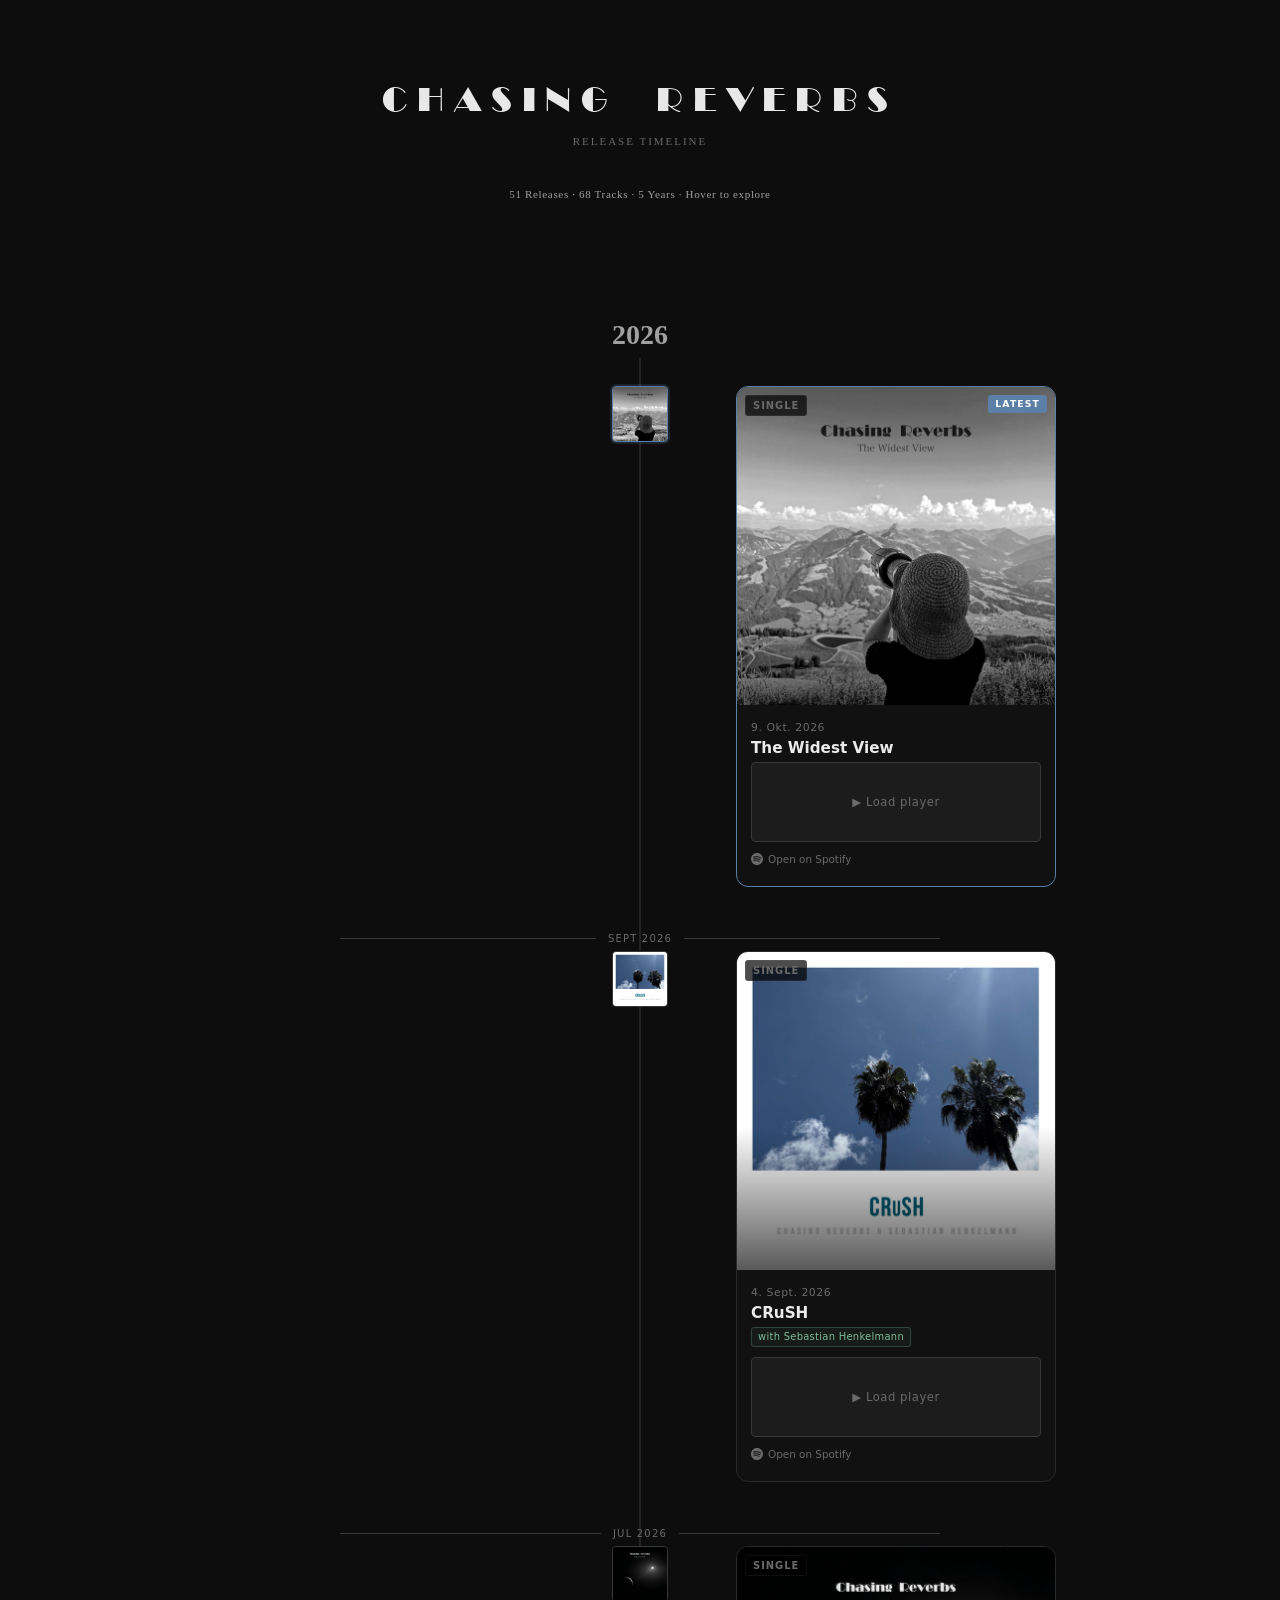
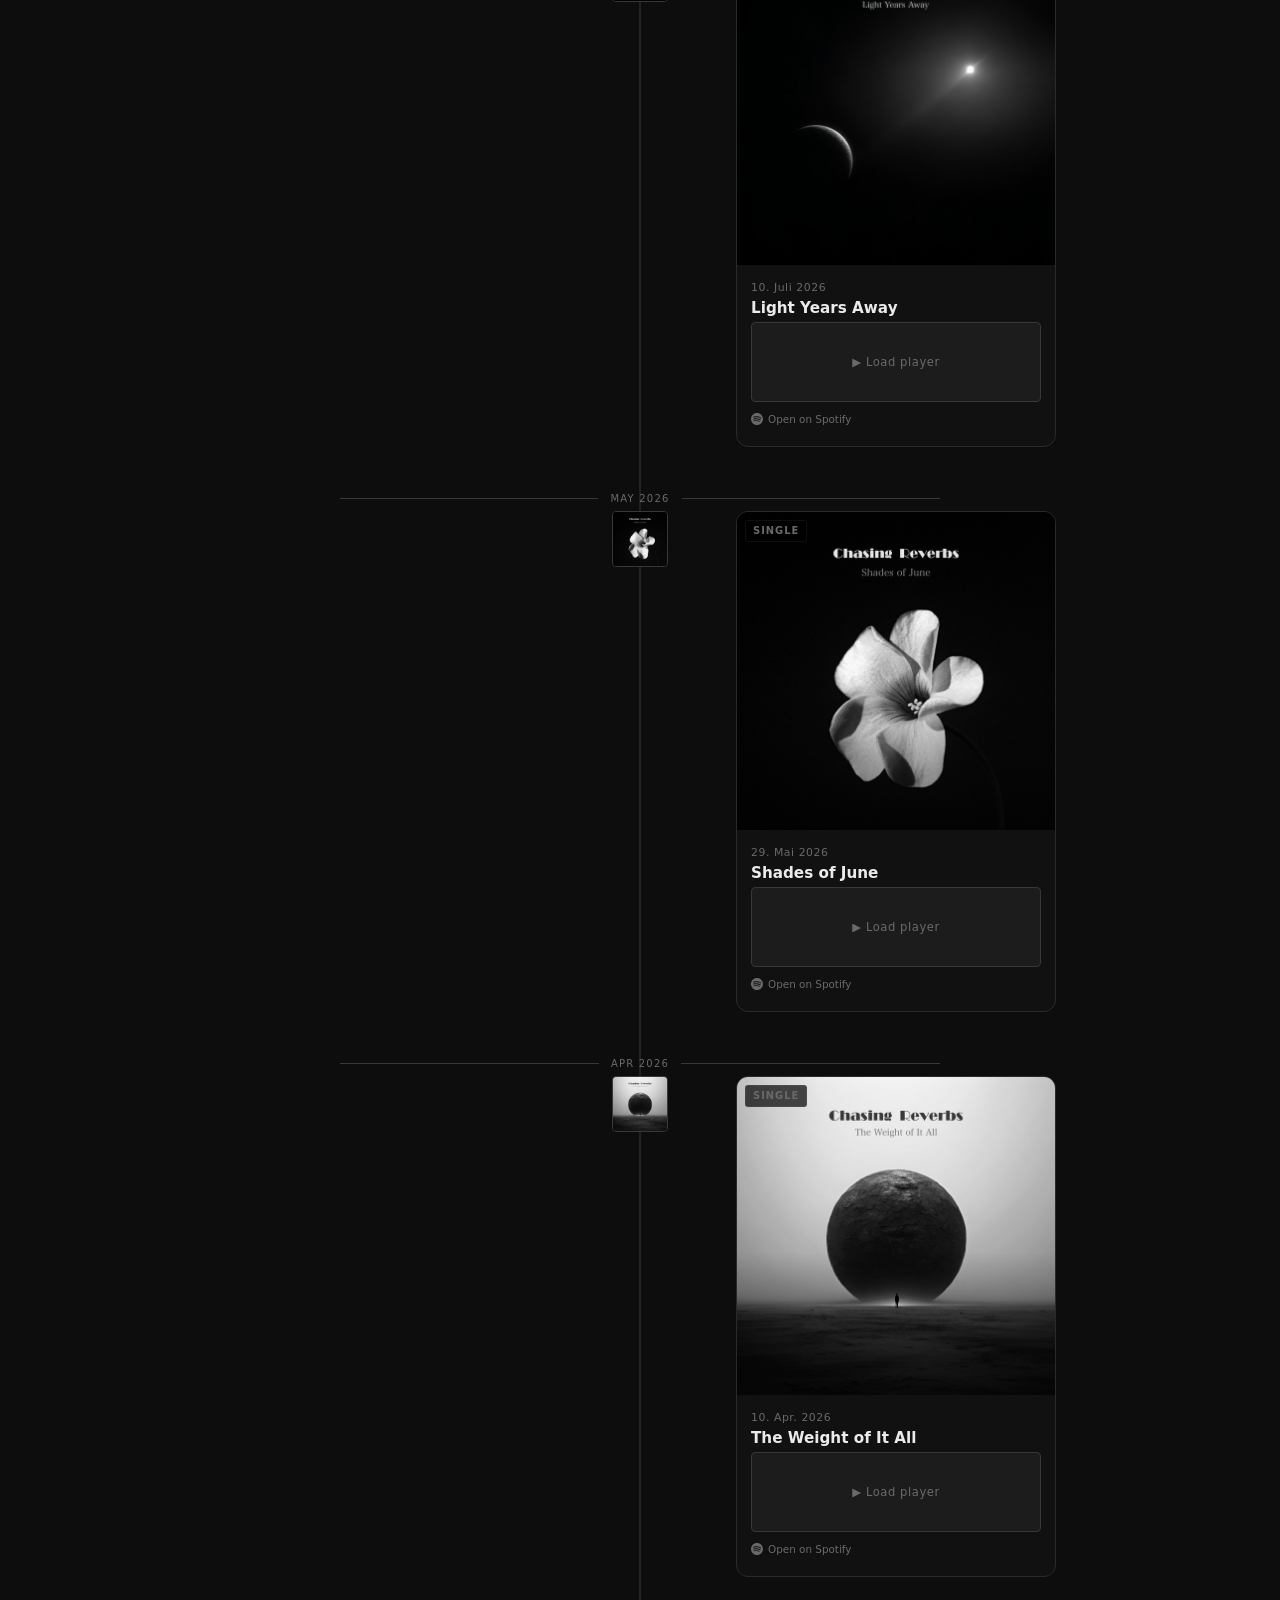
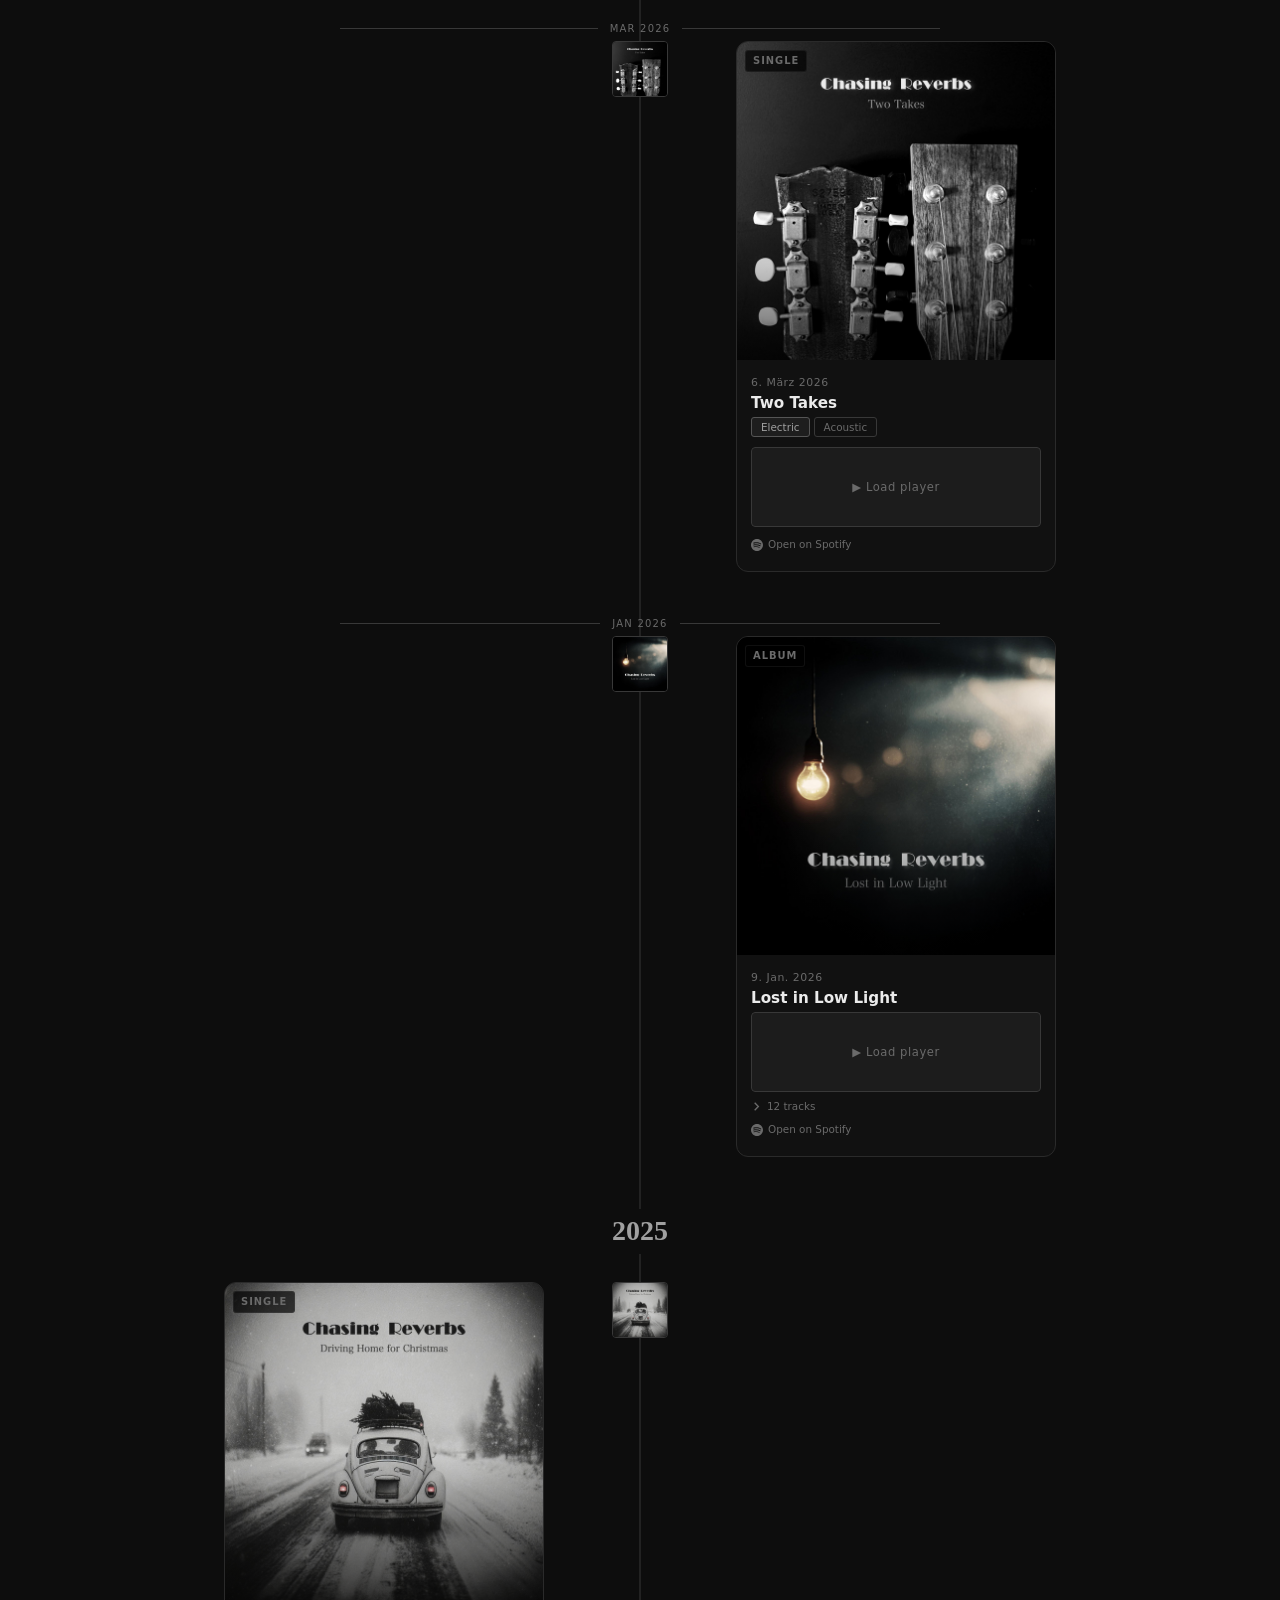
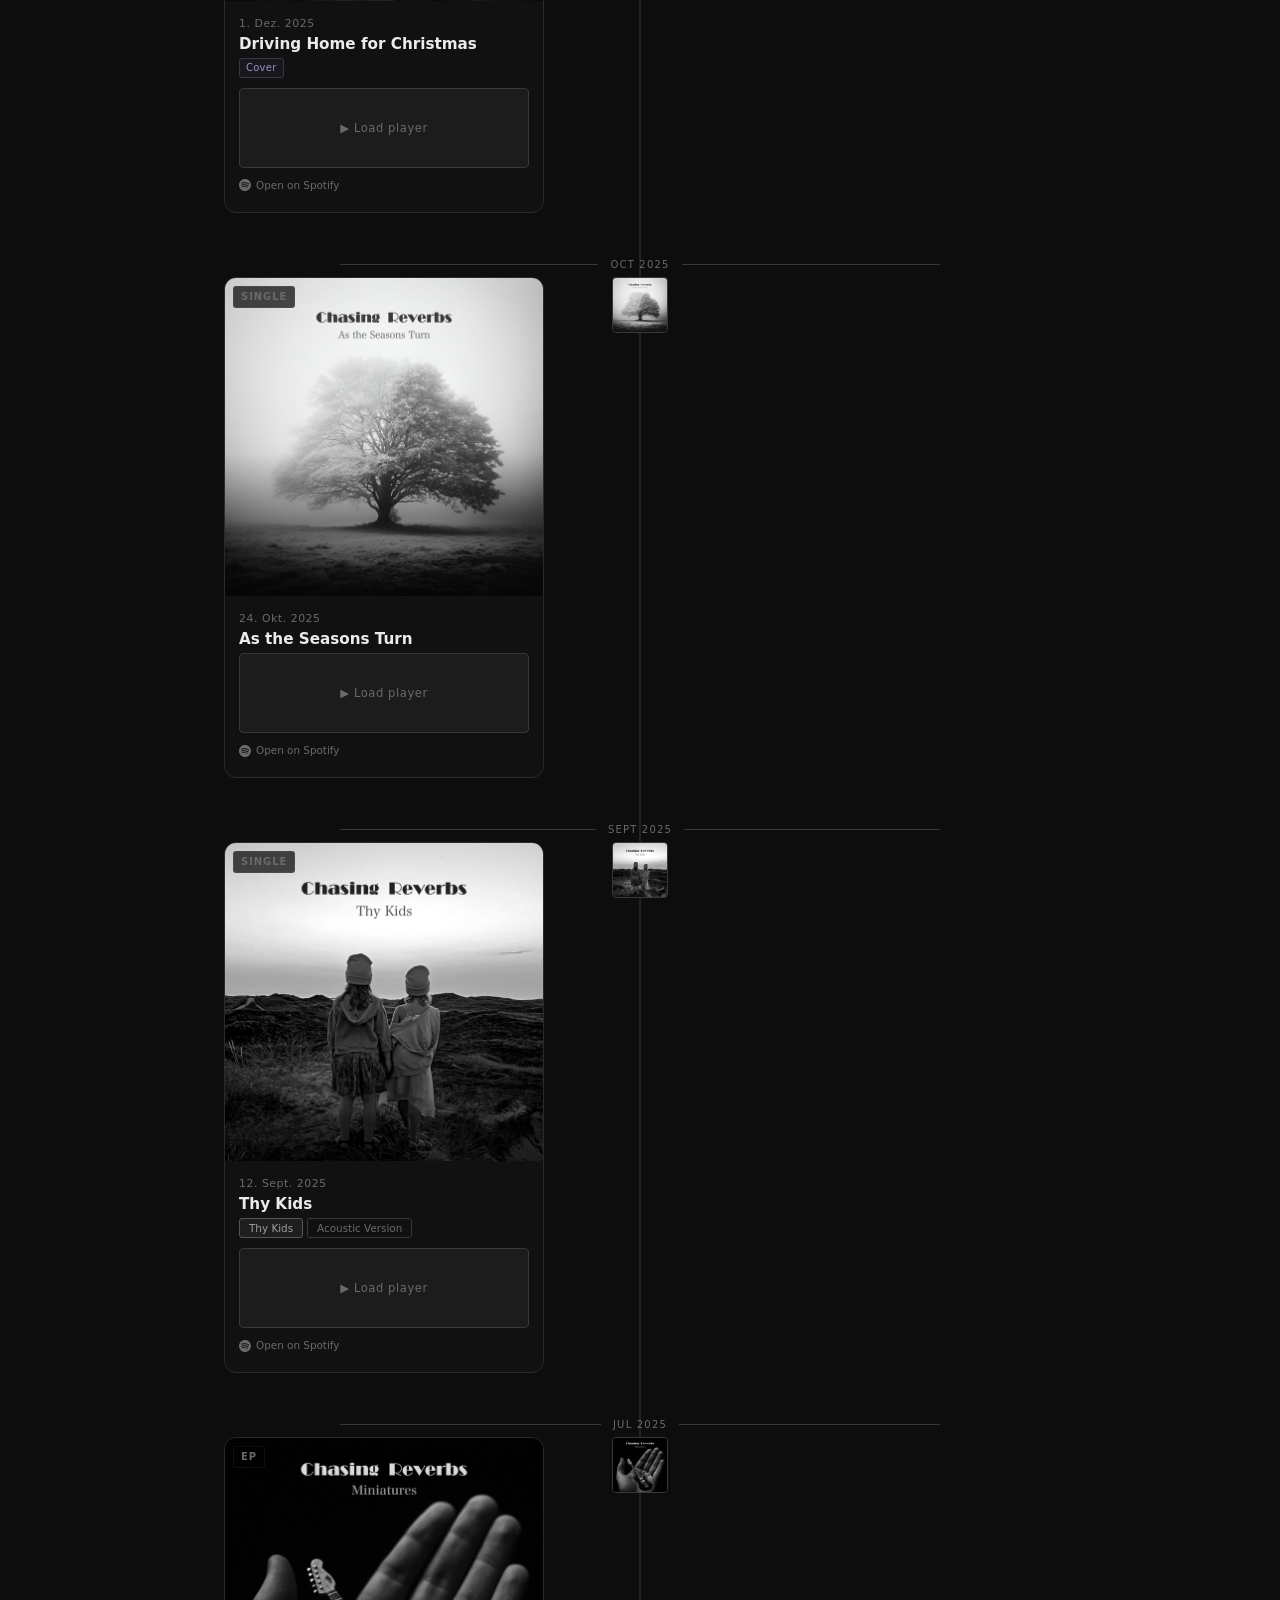
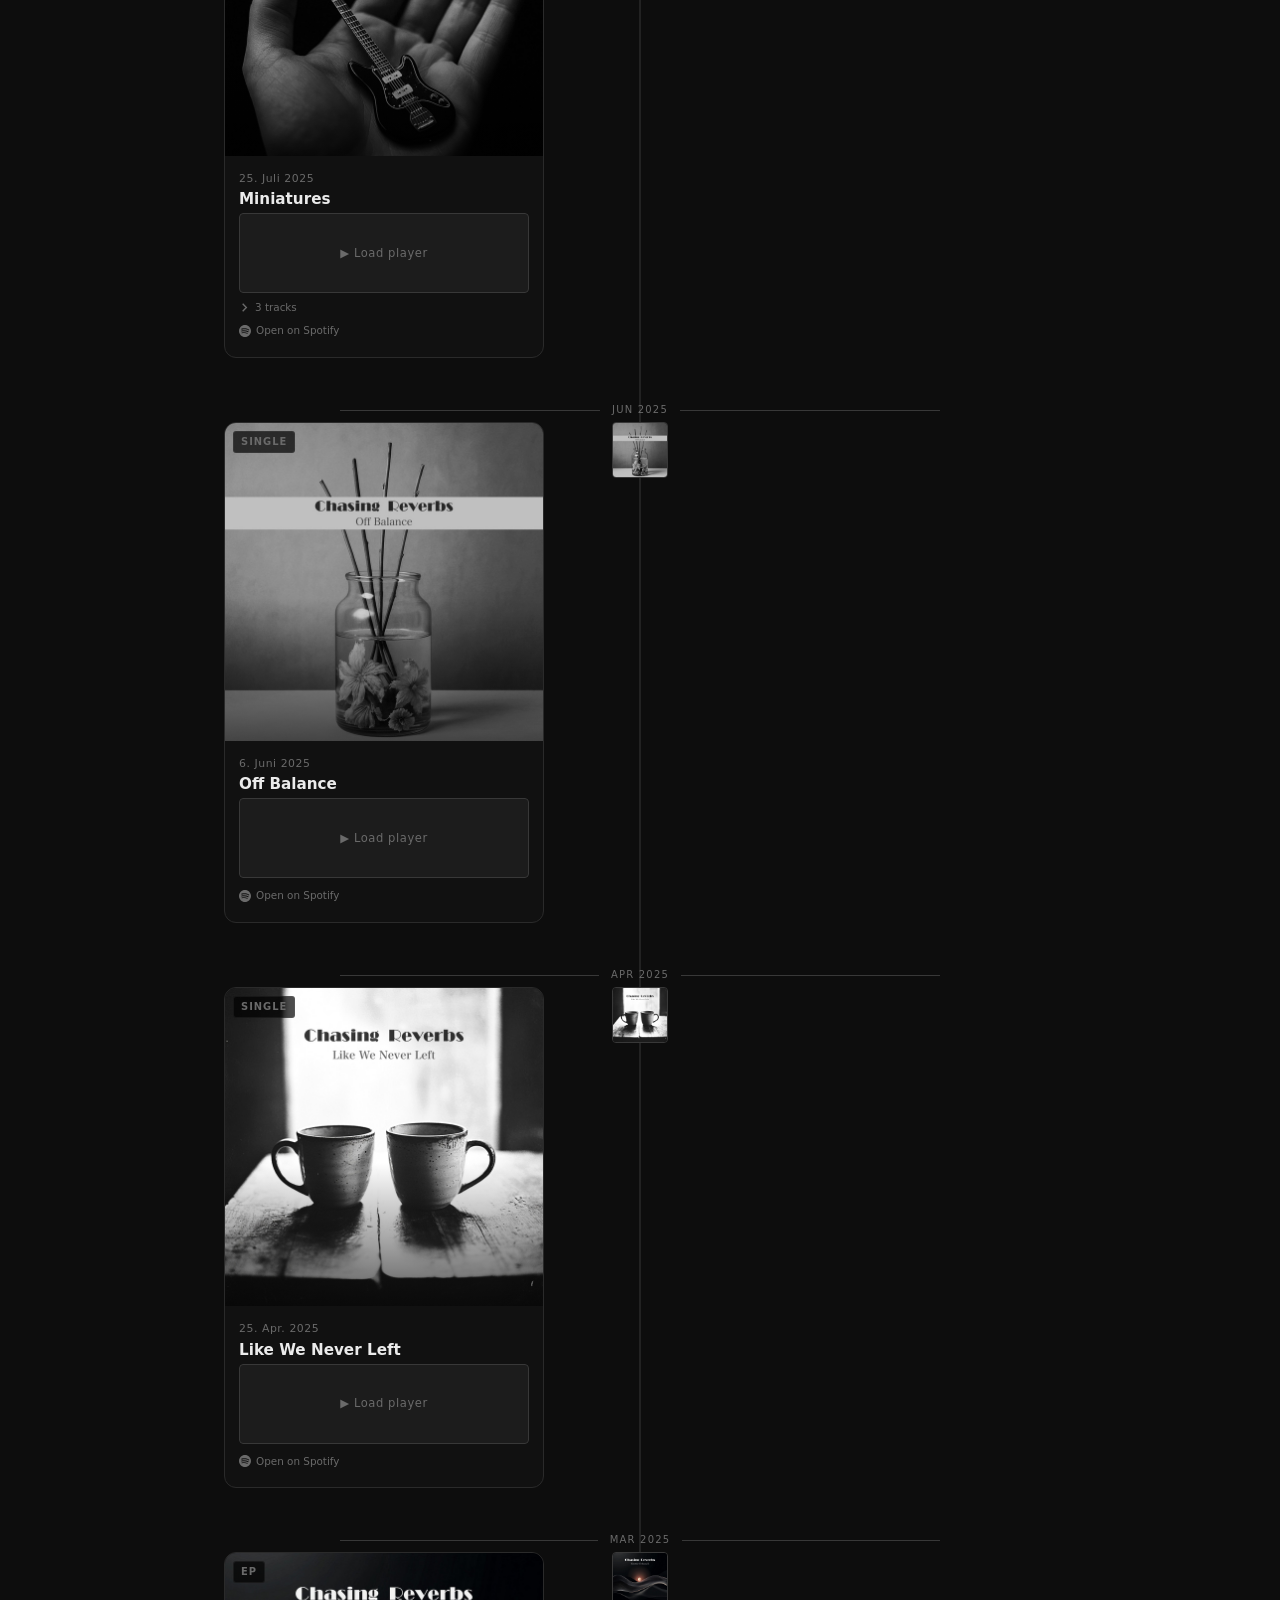
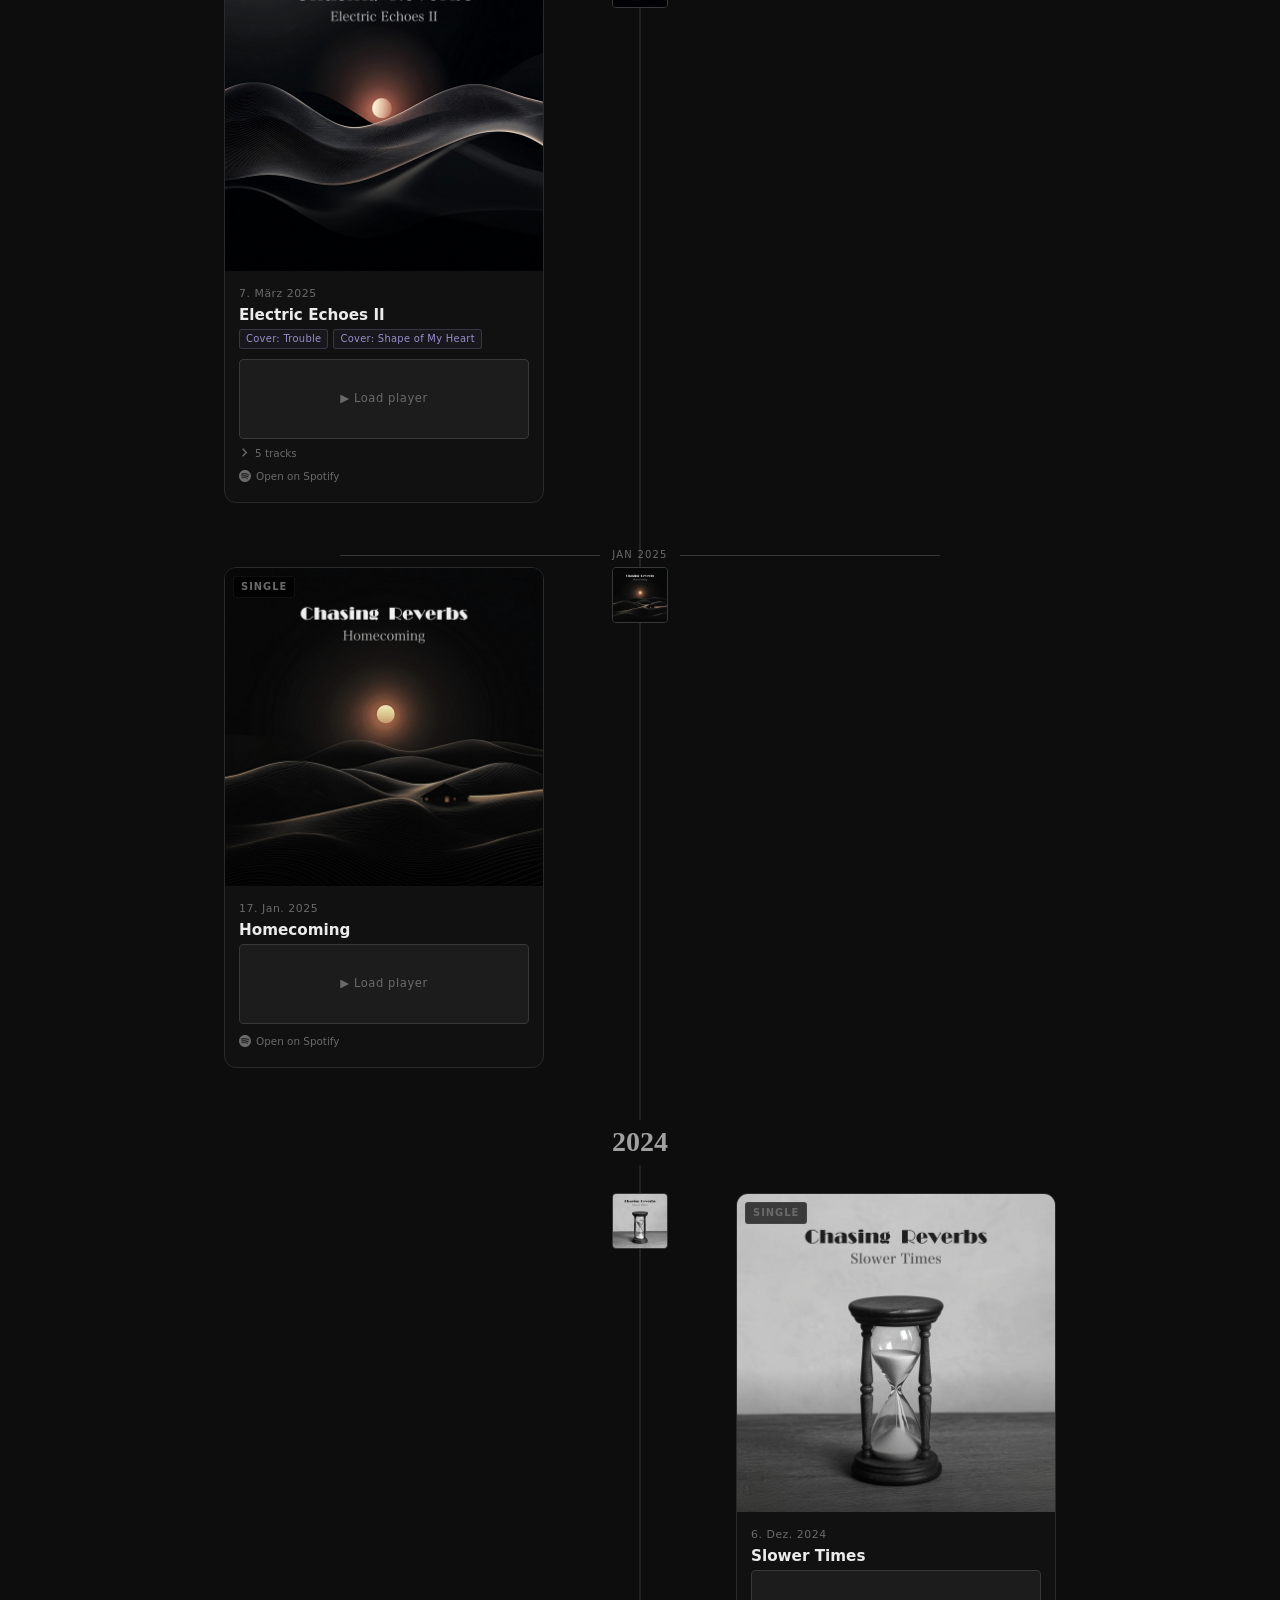
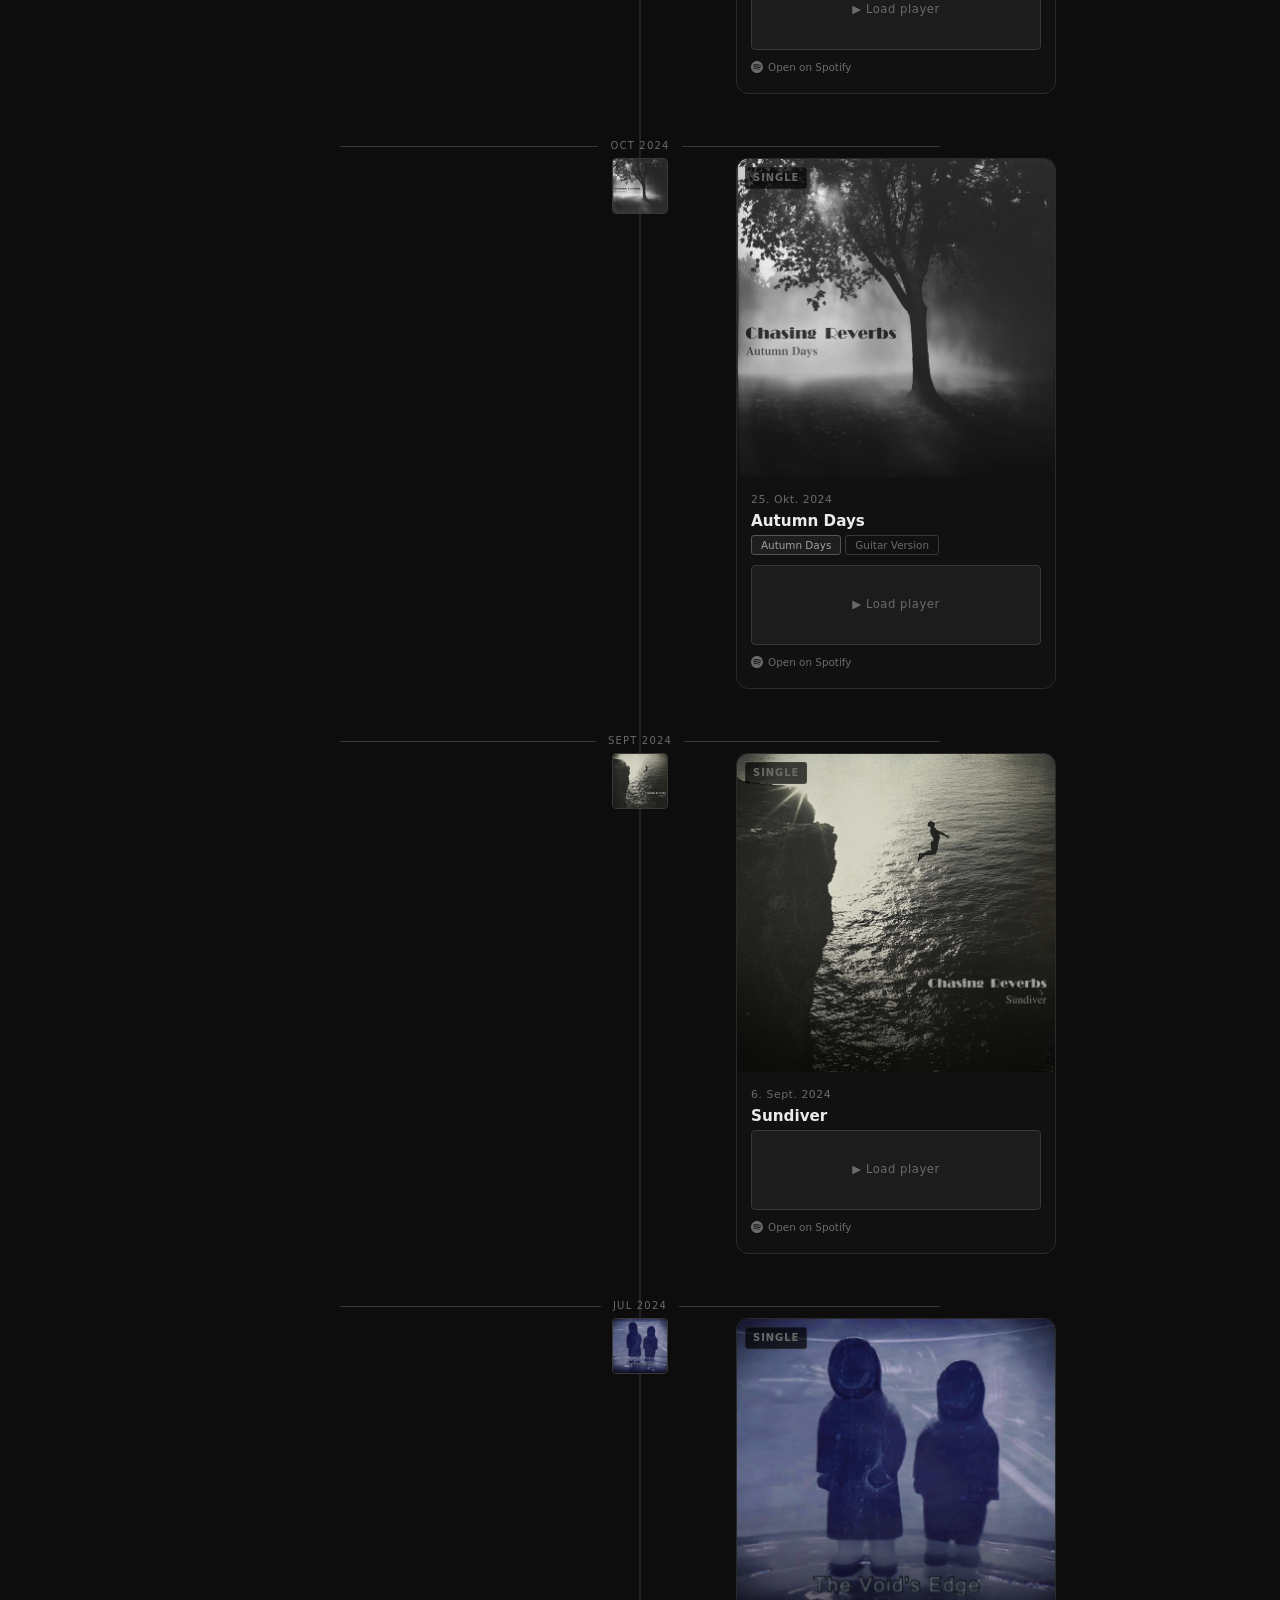
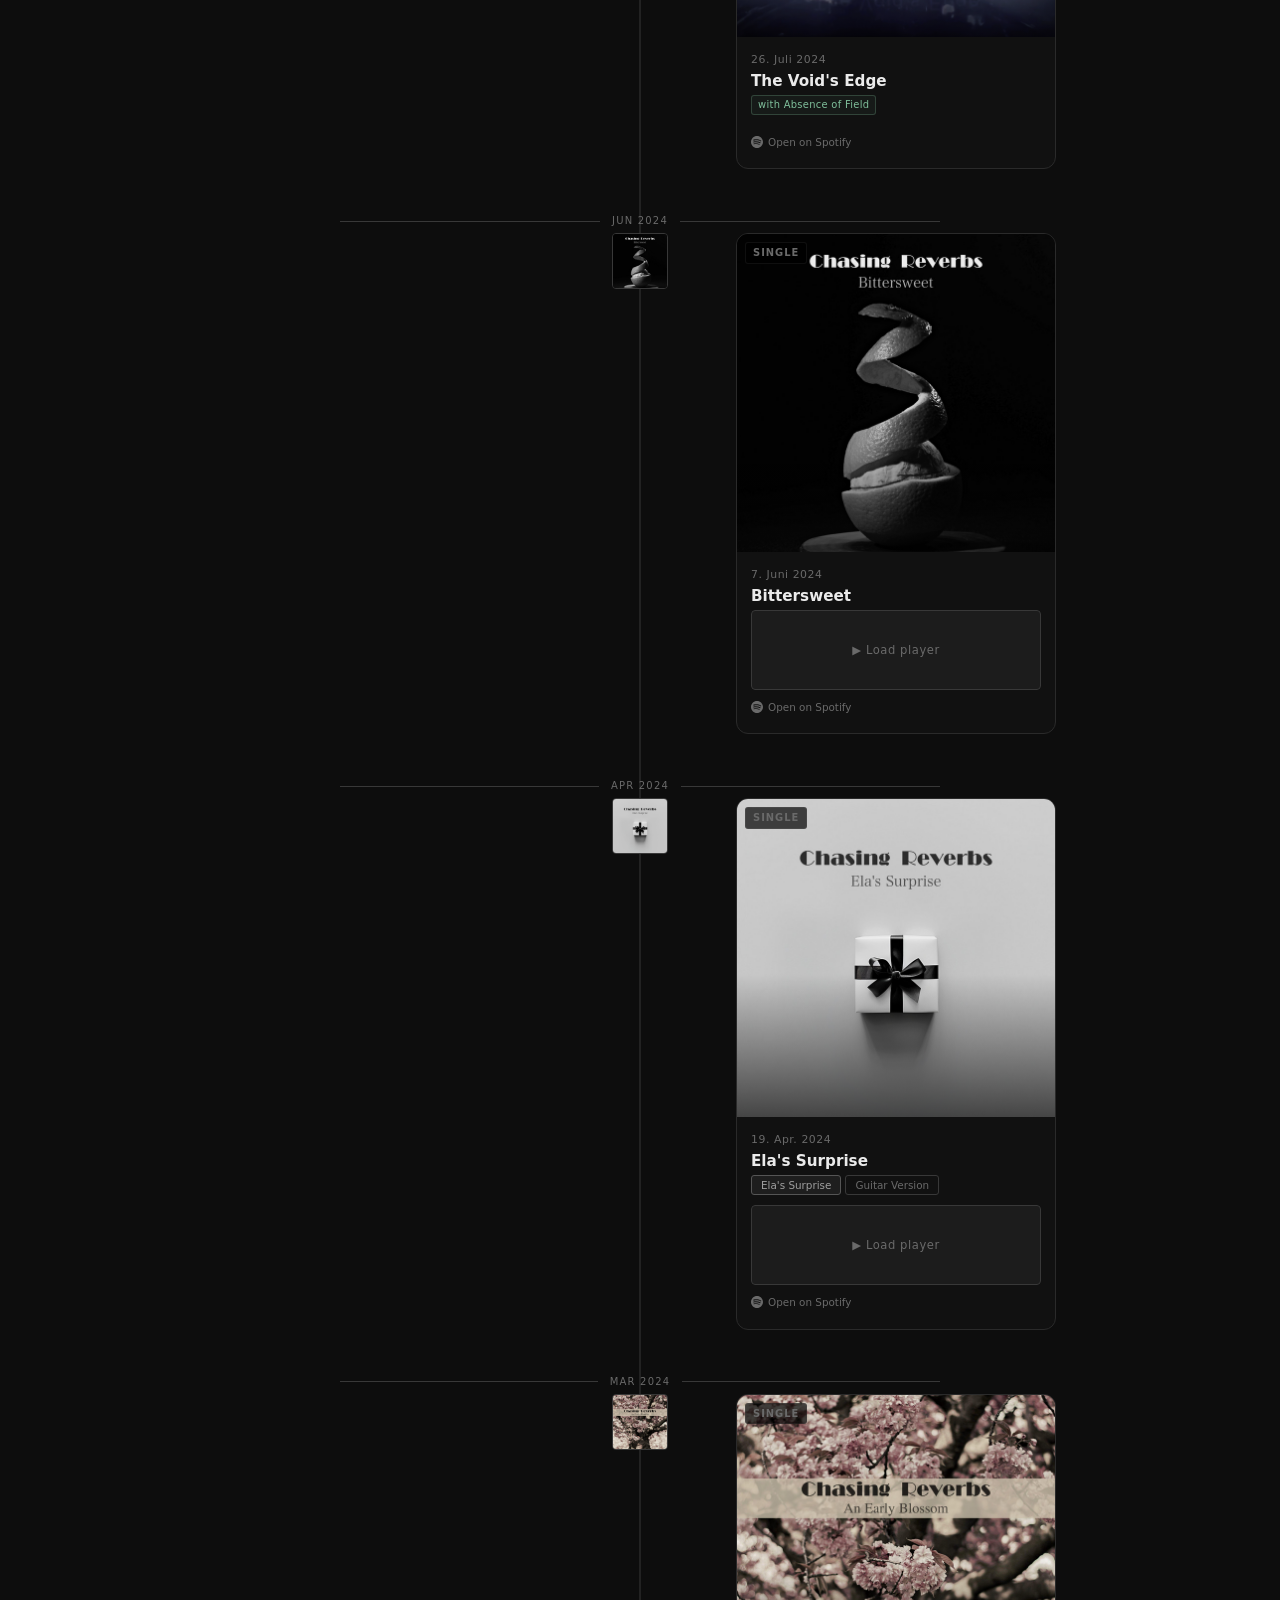
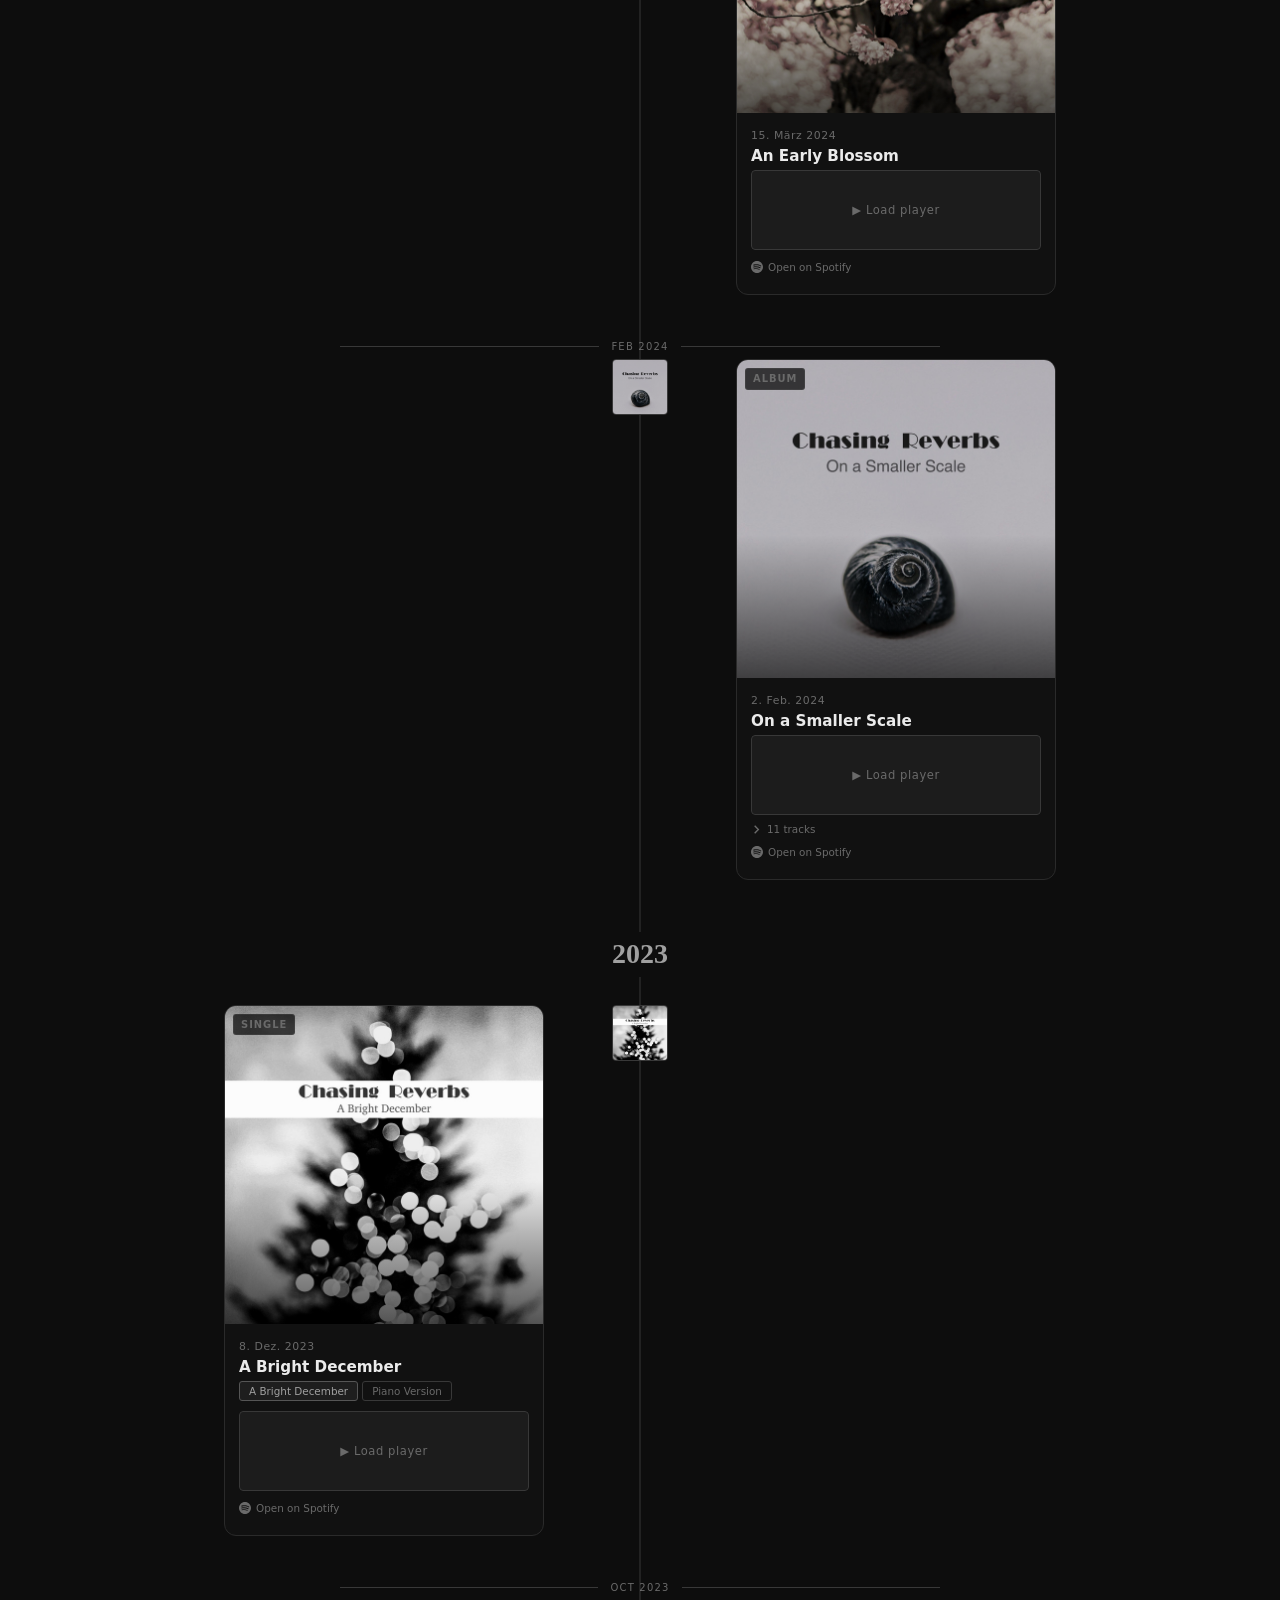
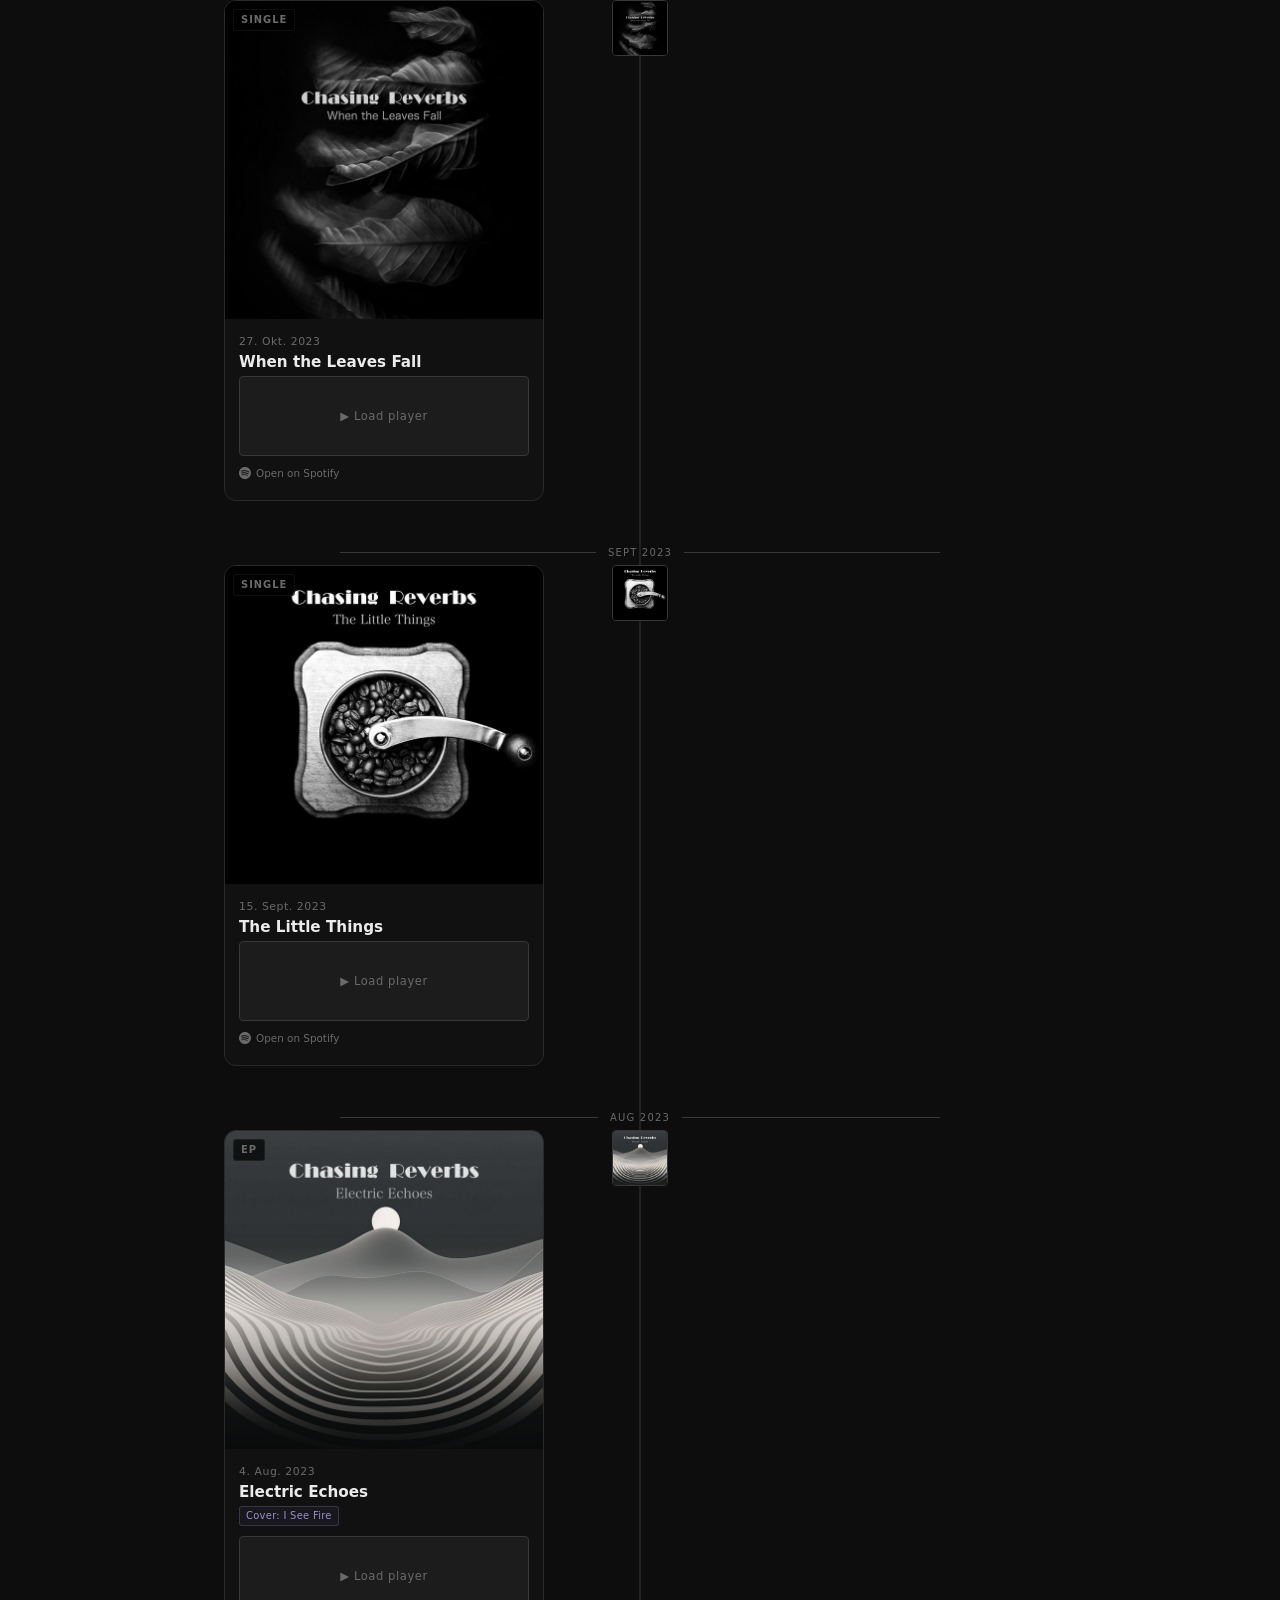
<file: index.html>
<!DOCTYPE html>
<html lang="de">
<head>
  <meta charset="UTF-8">
  <meta name="viewport" content="width=device-width, initial-scale=1.0">
  <meta name="description" content="Chasing Reverbs – Release Timeline. All releases by Martin Eibisch from 2021 to present.">
  <meta name="author" content="Martin Eibisch / Chasing Reverbs">
  <meta property="og:title" content="Chasing Reverbs – Release Timeline">
  <meta property="og:description" content="All releases from 2021 to present.">
  <meta property="og:type" content="website">
  <meta property="og:image" content="covers/1416891b915fdddeb3b3728e.jpg">
  <title>Chasing Reverbs – Release Timeline</title>
  <link rel="stylesheet" href="timeline.css">
  <link rel="icon" type="image/png" sizes="32x32" href="favicon.png">
</head>
<body>

  <header class="site-header">
    <h1 class="header-title">Chasing&nbsp;&nbsp;Reverbs</h1>
    <p class="header-sub">Release Timeline</p>
  </header>

  <div class="stats-bar">
    <span id="stats-line">51 Releases · 68 Tracks · 5 Years · Hover to explore</span>
  </div>

  <main class="timeline" aria-label="Release Timeline">
    <!-- Populated by timeline.js -->
  </main>

  <!-- Mobile overlay + bottom-sheet -->
  <div id="overlay" class="overlay" role="presentation"></div>
  <div id="bottom-sheet" class="bottom-sheet" role="dialog" aria-modal="true" aria-label="Release detail"></div>

  <!-- Scroll-to-top -->
  <button id="scroll-top" class="scroll-top" aria-label="Scroll to top">
    <svg width="16" height="16" viewBox="0 0 16 16" fill="currentColor">
      <path d="M8 3l5 5H3z"/>
    </svg>
  </button>

  <footer>
    <p>
      <a href="https://open.spotify.com/artist/61qSGQsnPa7ojcI75q32KX" target="_blank" rel="noopener">Chasing Reverbs on Spotify</a>
      &nbsp;·&nbsp;
      <a href="https://chasing-reverbs.com" target="_blank" rel="noopener">chasing-reverbs.com</a>
      &nbsp;·&nbsp;
      <a href="https://legal.chasingreverbs.com/#impressum">Impressum</a>
      &nbsp;·&nbsp;
      <a href="https://legal.chasingreverbs.com/#datenschutz">Datenschutz</a>
    </p>
  </footer>

  <script src="data/releases.js"></script>
  <script src="timeline.js"></script>
</body>
</html>
</file>
<file: timeline.css>
/* CR Style Guide v1.1 ─────────────────────────────────────────────────────── */
@font-face {
  font-family: 'Broadway';
  src: url('fonts/Broadway-Regular.woff2') format('woff2'),
       url('fonts/Broadway Regular.ttf')   format('truetype');
  font-weight: normal;
  font-style: normal;
  font-display: swap;
}

:root {
  --cr-deep-black:    #0d0d0d;
  --cr-dark-charcoal: #1a1a1a;
  --cr-mid-charcoal:  #2e2e2e;
  --cr-neutral-grey:  #4a4a4a;
  --cr-light-grey:    #c8c8c8;
  --cr-off-white:     #ebebeb;
  --cr-text-silver:   #e8e8e8;
  --cr-accent:        #5b7fa6;

  --ui-text-primary:   #e0e0e0;
  --ui-text-secondary: #a0a0a0;
  --ui-text-tertiary:  #6a6a6a;
  --ui-border-default: #383838;
  --ui-border-mid:     #555555;

  --card-bg:          #111111;
  --card-border:      #2a2a2a;
  --hover-bg:         #1e1e1e;
  --tag-bg:           #1c1c1c;

  --line-color:       #383838;
  --line-w:           1px;
  --marker-size:      56px;
  --card-w:           320px;
  --gap:              40px;

  --radius-sm:  4px;
  --radius-md:  8px;
  --radius-lg: 12px;

  --font-brand: 'Broadway', Georgia, serif;
  --font-serif: Georgia, 'Times New Roman', serif;
  --font-sans:  system-ui, -apple-system, sans-serif;

  --transition: 180ms ease;
  --transition-slow: 320ms ease;
}

/* Reset & base ────────────────────────────────────────────────────────────── */
*, *::before, *::after { box-sizing: border-box; margin: 0; padding: 0; }

html { scroll-behavior: smooth; }

body {
  background: var(--cr-deep-black);
  color: var(--ui-text-primary);
  font-family: var(--font-sans);
  font-size: 14px;
  line-height: 1.6;
  min-height: 100vh;
  overflow-x: hidden;
}

a { color: var(--ui-text-secondary); text-decoration: none; }
a:hover { color: var(--cr-off-white); }

button {
  cursor: pointer;
  border: none;
  background: none;
  font-family: inherit;
  color: inherit;
}

/* Site header ─────────────────────────────────────────────────────────────── */
.site-header {
  text-align: center;
  padding: 80px 24px 24px;
}

.header-title {
  font-family: var(--font-brand);
  font-size: clamp(1.6rem, 4vw, 2.2rem);
  font-weight: normal;
  letter-spacing: 0.28em;
  text-transform: uppercase;
  color: var(--cr-text-silver);
  margin-bottom: 14px;
  line-height: 1.1;
}

.header-sub {
  font-family: var(--font-serif);
  font-size: 11px;
  font-weight: normal;
  color: var(--ui-text-tertiary);
  letter-spacing: 0.18em;
  text-transform: uppercase;
}

/* Stats bar ───────────────────────────────────────────────────────────────── */
.stats-bar {
  text-align: center;
  padding: 8px 24px 56px;
}

#stats-line {
  font-family: var(--font-serif);
  font-size: 11px;
  color: var(--ui-text-secondary);
  letter-spacing: 0.06em;
}

/* Timeline container ──────────────────────────────────────────────────────── */
.timeline {
  position: relative;
  max-width: 880px;
  margin: 0 auto;
  padding: 0 24px 120px;
}

/* Central vertical line */
.timeline::before {
  content: '';
  position: absolute;
  left: 50%;
  top: 0;
  bottom: 0;
  width: var(--line-w);
  background: var(--line-color);
  transform: translateX(-50%);
}

/* Year label ──────────────────────────────────────────────────────────────── */
.year-label {
  position: relative;
  text-align: center;
  margin: 52px 0 28px;
  z-index: 2;
}

.year-label span {
  display: inline-block;
  background: var(--cr-deep-black);
  font-family: var(--font-serif);
  font-size: 28px;
  font-weight: bold;
  color: var(--ui-text-secondary);
  padding: 0 16px;
  letter-spacing: normal;
  text-transform: none;
}

/* Month divider ───────────────────────────────────────────────────────────── */
.month-divider {
  display: flex;
  align-items: center;
  gap: 12px;
  padding: 8px 0 4px;
  width: 100%;
  max-width: 600px;
  margin: 0 auto;
  position: relative;
  z-index: 2;
}

.month-divider::before,
.month-divider::after {
  content: '';
  flex: 1;
  height: 1px;
  background: var(--ui-border-default);
}

.month-divider-label {
  font-family: var(--font-sans);
  font-size: 10px;
  font-weight: 400;
  letter-spacing: 0.12em;
  text-transform: uppercase;
  color: var(--ui-text-tertiary);
  white-space: nowrap;
}

/* Timeline item ───────────────────────────────────────────────────────────── */
.timeline-item {
  display: flex;
  align-items: flex-start;
  position: relative;
  margin-bottom: 36px;
  opacity: 0;
  transform: translateY(16px);
  transition: opacity 0.45s ease, transform 0.45s ease;
}

.timeline-item.visible {
  opacity: 1;
  transform: translateY(0);
}

/* Left side (odd years: 2021, 2023, 2025) */
.timeline-item.left {
  flex-direction: row-reverse;
  justify-content: flex-end;
}

/* Right side (even years: 2022, 2024, 2026) */
.timeline-item.right {
  flex-direction: row;
  justify-content: flex-end;
}

/* Marker ──────────────────────────────────────────────────────────────────── */
.marker {
  position: absolute;
  left: 50%;
  transform: translateX(-50%);
  width: var(--marker-size);
  height: var(--marker-size);
  border-radius: var(--radius-sm);
  overflow: hidden;
  border: 1px solid var(--ui-border-default);
  flex-shrink: 0;
  cursor: pointer;
  transition: border-color var(--transition), transform var(--transition), box-shadow var(--transition);
  z-index: 3;
  background: var(--cr-dark-charcoal);
}

.marker img {
  width: 100%;
  height: 100%;
  object-fit: cover;
  display: block;
}

.marker:hover,
.marker:focus {
  border-color: var(--ui-border-mid);
  transform: translateX(-50%) scale(1.08);
  box-shadow: 0 0 0 3px rgba(56,56,56,0.5);
  outline: none;
}

.marker.newest {
  border-color: var(--cr-accent);
  box-shadow: 0 0 0 2px rgba(91, 127, 166, 0.2);
}

.marker.newest:hover,
.marker.newest:focus {
  border-color: var(--cr-accent);
  box-shadow: 0 0 0 4px rgba(91, 127, 166, 0.25);
}


/* Card ────────────────────────────────────────────────────────────────────── */
.card {
  width: var(--card-w);
  background: var(--card-bg);
  border: 1px solid var(--card-border);
  border-radius: var(--radius-lg);
  overflow: hidden;
  cursor: default;
  transition: border-color var(--transition), transform var(--transition), box-shadow var(--transition);
  flex-shrink: 0;
}

.card:hover {
  border-color: var(--ui-border-default);
  transform: translateY(-2px);
  box-shadow: 0 6px 20px rgba(0,0,0,0.5);
}

.card.newest {
  border-color: var(--cr-accent);
}

.card.newest:hover {
  border-color: var(--cr-accent);
}

.card-cover {
  position: relative;
  width: 100%;
  aspect-ratio: 1;
  overflow: hidden;
}

.card-cover img {
  width: 100%;
  height: 100%;
  object-fit: cover;
  display: block;
  transition: transform var(--transition-slow);
}

.card:hover .card-cover img {
  transform: scale(1.03);
}

.card-cover-overlay {
  position: absolute;
  inset: 0;
  background: linear-gradient(to bottom, transparent 55%, rgba(0,0,0,0.65) 100%);
  pointer-events: none;
}

.type-badge {
  position: absolute;
  top: 8px;
  left: 8px;
  background: rgba(0,0,0,0.7);
  color: var(--ui-text-tertiary);
  font-size: 0.62rem;
  font-weight: 600;
  letter-spacing: 0.1em;
  text-transform: uppercase;
  padding: 2px 7px;
  border-radius: 3px;
  border: 1px solid rgba(255,255,255,0.06);
}

.newest-badge {
  display: none;
  position: absolute;
  top: 8px;
  right: 8px;
  background: var(--cr-accent);
  color: #fff;
  font-size: 0.58rem;
  font-weight: 700;
  letter-spacing: 0.12em;
  text-transform: uppercase;
  padding: 2px 7px;
  border-radius: 3px;
}

.card.newest .newest-badge { display: block; }

.card-body {
  padding: 14px;
}

.card-date {
  font-size: 0.68rem;
  color: var(--ui-text-tertiary);
  letter-spacing: 0.05em;
  margin-bottom: 3px;
}

.card-title {
  font-size: 0.95rem;
  font-weight: 600;
  color: var(--cr-off-white);
  line-height: 1.25;
  margin-bottom: 4px;
}


.card-meta {
  display: flex;
  flex-wrap: wrap;
  gap: 5px;
  margin-bottom: 10px;
}

.tag {
  background: var(--tag-bg);
  border: 1px solid var(--ui-border-default);
  border-radius: 3px;
  font-size: 0.62rem;
  color: var(--ui-text-tertiary);
  padding: 1px 6px;
  letter-spacing: 0.03em;
}

.tag.cover-song {
  color: #9b8ecf;
  border-color: rgba(155,142,207,0.25);
  background: rgba(155,142,207,0.05);
}

.tag.collab {
  color: #7fbf9b;
  border-color: rgba(127,191,155,0.25);
  background: rgba(127,191,155,0.05);
}

.tag.debut {
  color: var(--ui-text-secondary);
  border-color: var(--ui-border-default);
}

/* Track tabs (multi-track singles) */
.track-tabs {
  display: flex;
  gap: 4px;
  margin-bottom: 10px;
  flex-wrap: wrap;
}

.track-tab {
  font-size: 0.65rem;
  padding: 3px 9px;
  border-radius: 3px;
  border: 1px solid var(--ui-border-default);
  color: var(--ui-text-tertiary);
  background: transparent;
  transition: all var(--transition);
  white-space: nowrap;
}

.track-tab:hover {
  border-color: var(--ui-border-mid);
  color: var(--ui-text-secondary);
}

.track-tab.active {
  border-color: var(--ui-border-mid);
  color: var(--ui-text-secondary);
  background: var(--hover-bg);
}

/* Spotify embed ─────────────────────────────────────────────────────────── */
.spotify-embed-wrap {
  border-radius: var(--radius-sm);
  overflow: hidden;
  height: 80px;
}

.spotify-embed-wrap iframe {
  display: block;
  width: 100%;
  height: 80px;
  border: none;
}

.embed-placeholder {
  height: 80px;
  background: var(--tag-bg);
  border: 1px solid var(--ui-border-default);
  border-radius: var(--radius-sm);
  display: flex;
  align-items: center;
  justify-content: center;
  color: var(--ui-text-tertiary);
  font-size: 0.72rem;
  letter-spacing: 0.05em;
  cursor: pointer;
  transition: background var(--transition), border-color var(--transition);
}

.embed-placeholder:hover {
  background: var(--hover-bg);
  border-color: var(--ui-border-mid);
  color: var(--ui-text-secondary);
}

.spotify-open-link {
  display: inline-flex;
  align-items: center;
  gap: 5px;
  margin-top: 9px;
  font-size: 0.65rem;
  color: var(--ui-text-tertiary);
  transition: color var(--transition);
}

.spotify-open-link:hover {
  color: var(--ui-text-secondary);
  text-decoration: none;
}

.spotify-open-link svg {
  width: 12px;
  height: 12px;
  fill: currentColor;
}

/* Album tracklist toggle */
.tracklist-toggle {
  width: 100%;
  text-align: left;
  font-size: 0.65rem;
  color: var(--ui-text-tertiary);
  padding: 8px 0 0;
  display: flex;
  align-items: center;
  gap: 5px;
  transition: color var(--transition);
}

.tracklist-toggle:hover { color: var(--ui-text-secondary); }

.tracklist-toggle svg {
  width: 11px;
  height: 11px;
  fill: none;
  stroke: currentColor;
  stroke-width: 1.5;
  transition: transform var(--transition);
}

.tracklist-toggle.open svg { transform: rotate(90deg); }

.tracklist {
  display: none;
  padding: 6px 0 0;
  list-style: none;
}

.tracklist.open { display: block; }

.tracklist li {
  font-size: 0.65rem;
  color: var(--ui-text-tertiary);
  padding: 3px 0;
  border-bottom: 1px solid #1e1e1e;
  display: flex;
  gap: 8px;
}

.tracklist li:last-child { border-bottom: none; }

.tracklist li .track-num {
  color: var(--ui-text-tertiary);
  opacity: 0.4;
  flex-shrink: 0;
  width: 14px;
}

/* Overlay / bottom-sheet ──────────────────────────────────────────────────── */
.overlay {
  display: none;
  position: fixed;
  inset: 0;
  background: rgba(0,0,0,0.55);
  z-index: 100;
  backdrop-filter: blur(2px);
}

.overlay.open { display: block; }

.bottom-sheet {
  display: none;
  position: fixed;
  bottom: 0;
  left: 0;
  right: 0;
  max-height: 60vh;
  background: var(--cr-dark-charcoal);
  border-top: 1px solid var(--ui-border-default);
  border-radius: 12px 12px 0 0;
  z-index: 101;
  overflow-y: auto;
  padding: 20px;
  transform: translateY(100%);
  transition: transform 0.28s ease;
}

.bottom-sheet.open {
  display: block;
  transform: translateY(0);
}

.bottom-sheet-handle {
  width: 32px;
  height: 3px;
  background: var(--ui-border-mid);
  border-radius: 2px;
  margin: 0 auto 18px;
}

.bottom-sheet-close {
  position: absolute;
  top: 14px;
  right: 14px;
  color: var(--ui-text-tertiary);
  font-size: 1rem;
  line-height: 1;
  padding: 4px 8px;
}

/* Scroll-to-top ─────────────────────────────────────────────────────────── */
.scroll-top {
  position: fixed;
  bottom: 28px;
  right: 28px;
  width: 36px;
  height: 36px;
  background: var(--cr-dark-charcoal);
  border: 1px solid var(--ui-border-default);
  border-radius: var(--radius-sm);
  color: var(--ui-text-tertiary);
  display: none;
  align-items: center;
  justify-content: center;
  z-index: 50;
  transition: background var(--transition), color var(--transition);
}

.scroll-top.visible { display: flex; }

.scroll-top:hover {
  background: var(--ui-border-default);
  color: var(--cr-off-white);
}

/* Footer ──────────────────────────────────────────────────────────────────── */
footer {
  text-align: center;
  padding: 40px 24px;
  border-top: 1px solid var(--line-color);
  color: #8a8a8a;
  font-size: 0.7rem;
  letter-spacing: 0.04em;
}

footer a { color: #8a8a8a; display: inline-block; padding: 14px 2px; margin: -14px 0; }
footer a:hover { color: var(--ui-text-secondary); }

/* ── Responsive ─────────────────────────────────────────────────────────── */
@media (max-width: 720px) {
  :root {
    --card-w: calc(100vw - 96px);
    --marker-size: 44px;
    --gap: 12px;
  }

  .timeline::before { left: 30px; transform: none; }

  .timeline-item,
  .timeline-item.left,
  .timeline-item.right {
    flex-direction: row;
    justify-content: flex-start;
  }

  .marker {
    position: static;
    transform: none;
    flex-shrink: 0;
  }

  .marker:hover,
  .marker:focus { transform: scale(1.06); }


  .year-label { text-align: left; padding-left: 8px; }
  .year-label span { font-size: 22px; }

  .card { width: calc(100vw - 100px); }
}
</file>
